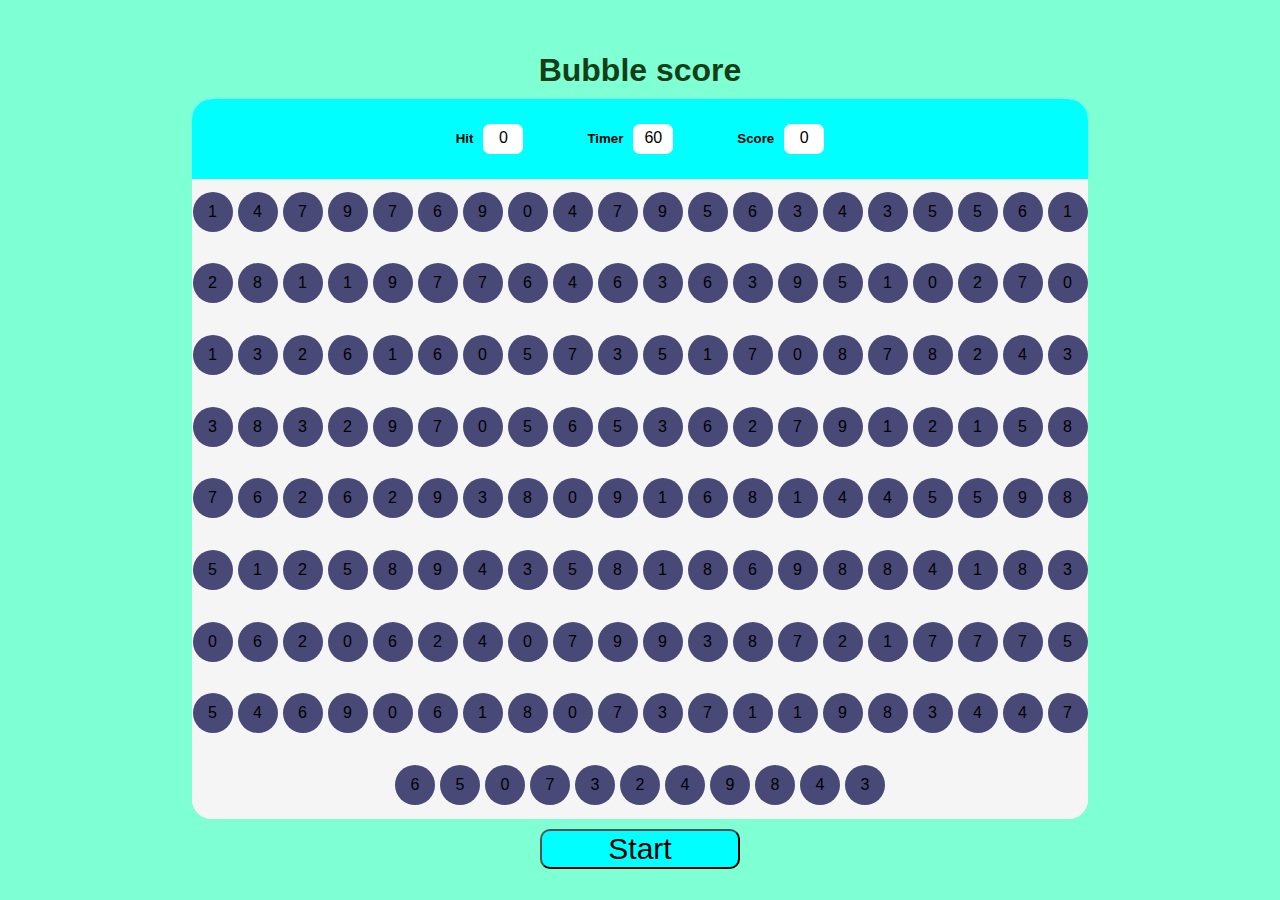
<file: Bubble/index.html>
<!DOCTYPE html>
<html lang="en">
<head>
    <meta charset="UTF-8">
    <meta name="viewport" content="width=device-width, initial-scale=1.0">
    <title>Bubble</title>
    <link rel="stylesheet" href="style.css">
</head>
<body>
    <div class="main">
        <b><h1 id="heading" >Bubble score</h1></b>
        <div class="section">
            <div class="nav">
                <div class="box">
                    <h5>Hit</h5>
                    <div id="Hit" class="navBox">0</div>
                </div>
                <div class="box">
                    <h5>Timer</h5>
                    <div id="Timer" class="navBox">60</div>
                </div>
                <div class="box">
                    <h5>Score</h5>
                    <div id="Score" class="navBox">0</div>
                </div>
            </div>
            <div class="empty">
            </div>
        </div>
        <div class="buttons">
            <button id="start" >Start</button>
            </div>
    </div>

</body>
<script src="js.js" ></script>
</html>
</file>
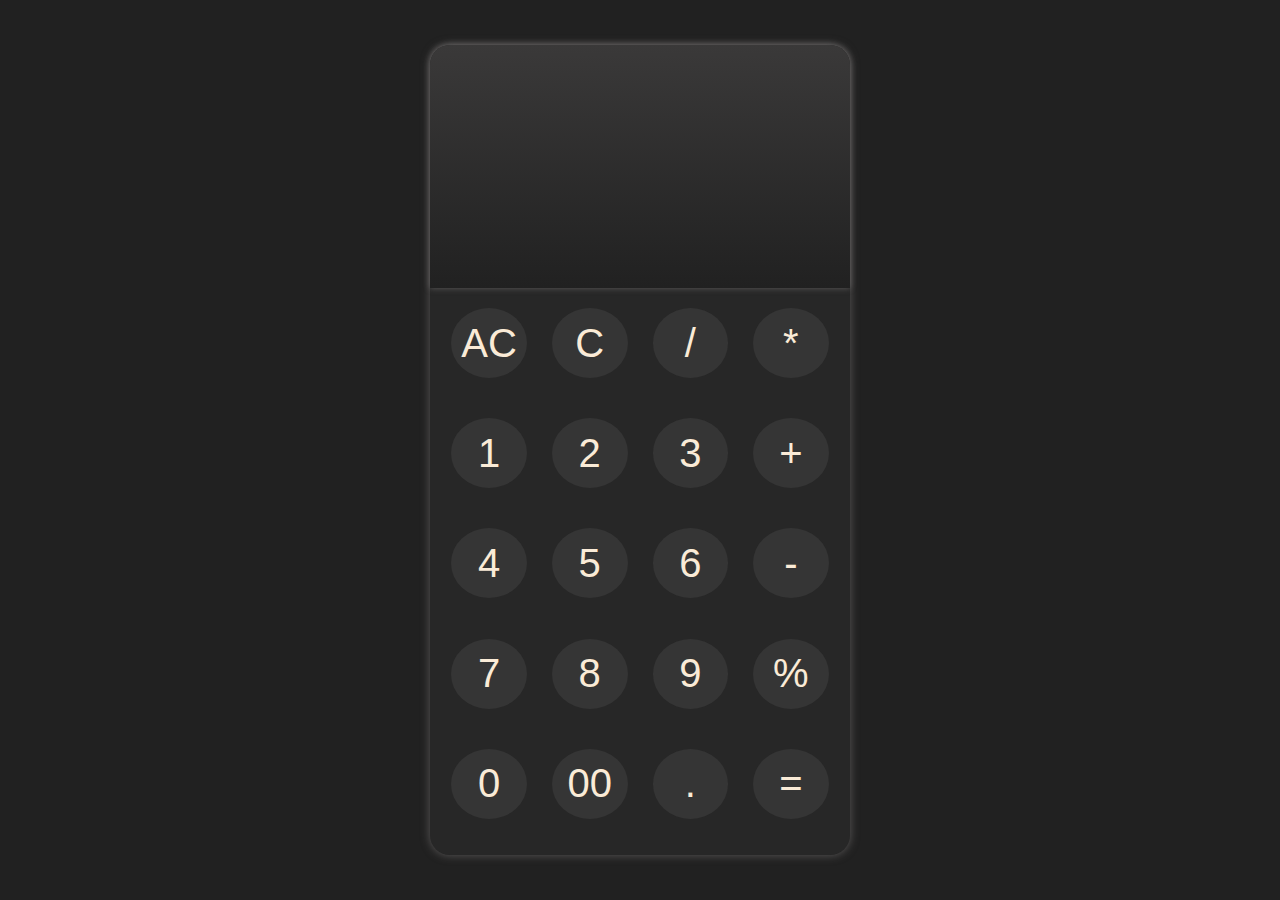
<file: Calculator/index.html>
<!DOCTYPE html>
<html lang="en">
<head>
    <meta charset="UTF-8">
    <meta name="viewport" content="width=device-width, initial-scale=1.0">
    <link rel="stylesheet" href="index.css">
    <title>Calculator</title>
</head>
<body>
    <main>
        <div class="calculator">
            <div class="values">
                <div class="prev"></div>
                <div class="curr"></div>
            </div>
            <div class="buttons">
                <div class="operations" id="remove">AC</div>
                <div class="operations" id="delete">C</div>
                <div class="operations" id="symbol">/</div>
                <div class="operations" id="symbol">*</div>
                <div class="operations" id="num">1</div>
                <div class="operations" id="num">2</div>
                <div class="operations" id="num">3</div>
                <div class="operations" id="symbol">+</div>
                <div class="operations" id="num">4</div>
                <div class="operations" id="num">5</div>
                <div class="operations" id="num">6</div>
                <div class="operations" id="symbol">-</div>
                <div class="operations" id="num">7</div>
                <div class="operations" id="num">8</div>
                <div class="operations" id="num">9</div>
                <div class="operations" id="symbol">%</div>
                <div class="operations" id="num">0</div>
                <div class="operations" id="num">00</div>
                <div class="operations" id="symbol">.</div>
                <div class="operations" id="equal">=</div>
            </div>
        </div>
    </main>
</body>
<script src="index.js"></script>
</html>
</file>
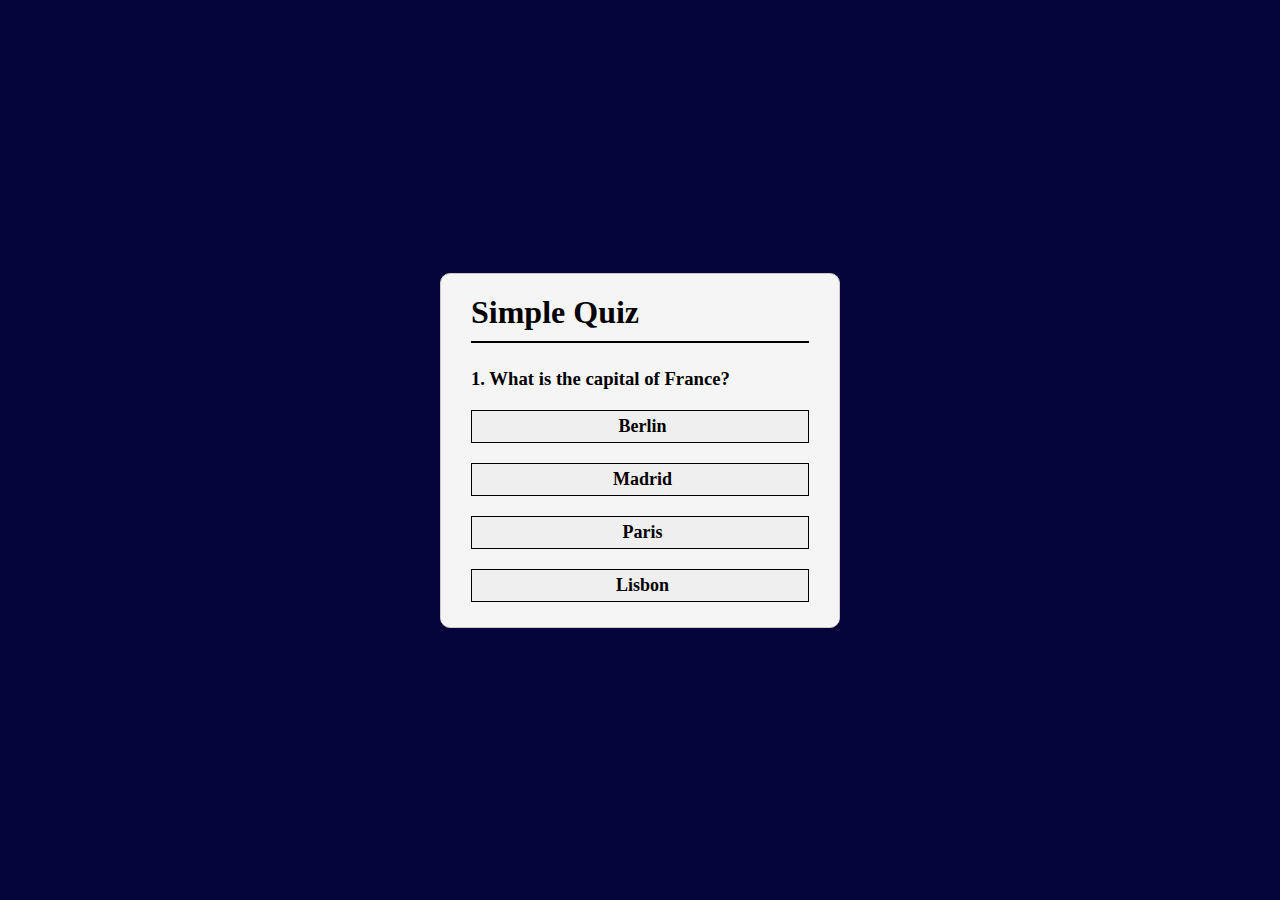
<file: Quiz App/index.html>
<!DOCTYPE html>
<html lang="en">
<head>
    <meta charset="UTF-8">
    <meta name="viewport" content="width=device-width, initial-scale=1.0">
    <title>Document</title>
    <link rel="stylesheet" href="index.css">
</head>
<body>
    <main>
        <div class="hero">
            <div class="quizHead">
                <h1>Simple Quiz</h1>
                <div class="border"></div>
                <p class="para"></p>
           </div>
            <div class="quizQuestion">
                <h3 class="question"></h3>
                    <button id="opt" class="opt1"></button>
                    <button id="opt" class="opt2"></button>
                    <button id="opt" class="opt3"></button>
                    <button id="opt" class="opt4"></button>
            </div>
            <button class="nextbtn">Next</button>
        </div>
    </main>
    <script src="index.js"></script>
</body>
</html>
</file>
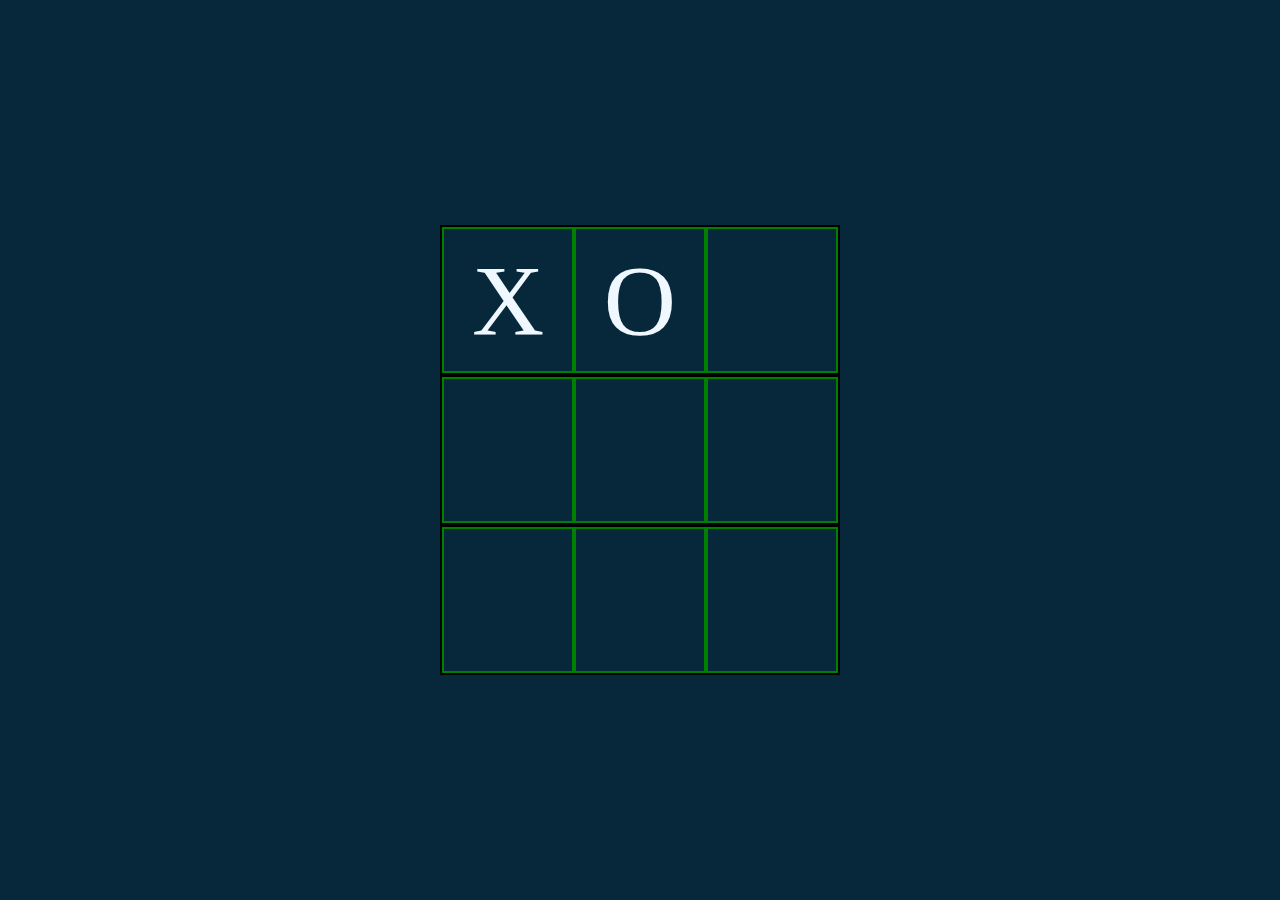
<file: Tic-Tak-Toe/index.html>
<!DOCTYPE html>
<html lang="en">
<head>
    <meta charset="UTF-8">
    <meta name="viewport" content="width=device-width, initial-scale=1.0">
    <link rel="stylesheet" href="index.css">
    <title>Tic-Tak-Toe</title>
</head>
<body>
    <main>
        <div class="row">
            <div id="0" class="col">X</div>
            <div id="1" class="col">O</div>
            <div id="2" class="col"></div>
        </div>
        <div class="row">
            <div id="3" class="col"></div>
            <div id="4" class="col"></div>
            <div id="5" class="col"></div>
        </div>
        <div class="row">
            <div id="6" class="col"></div>
            <div id="7" class="col"></div>
            <div id="8" class="col"></div>
        </div>
    </main>
</body>
<script src="index.js"></script>
</html>
</file>
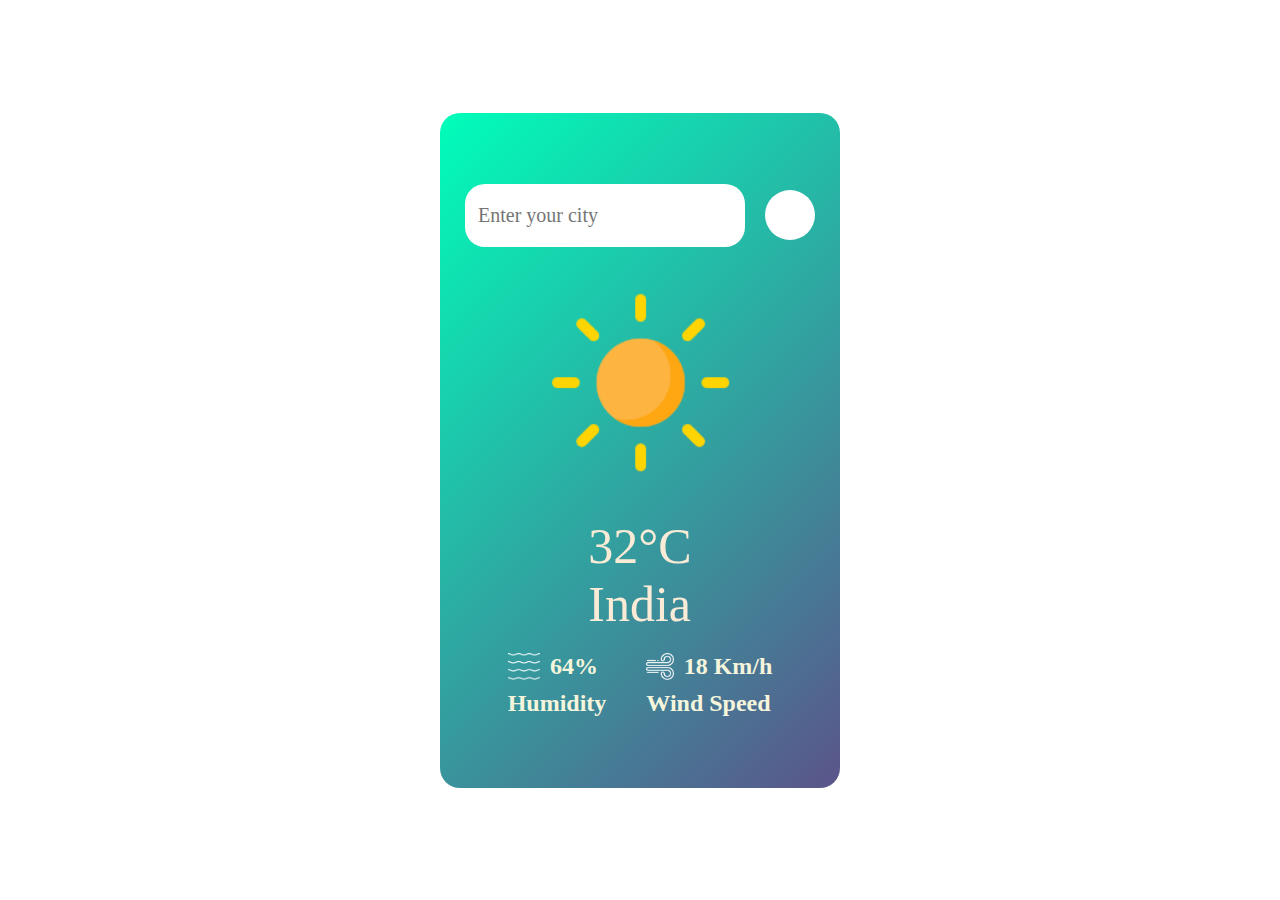
<file: Weather App/index.html>
<!DOCTYPE html>
<html lang="en">
<head>
    <meta charset="UTF-8">
    <meta name="viewport" content="width=device-width, initial-scale=1.0">
    <link rel="stylesheet" href="inddex.css">
    <link rel="stylesheet" href="https://cdnjs.cloudflare.com/ajax/libs/font-awesome/6.5.2/css/all.min.css" integrity="sha512-SnH5WK+bZxgPHs44uWIX+LLJAJ9/2PkPKZ5QiAj6Ta86w+fsb2TkcmfRyVX3pBnMFcV7oQPJkl9QevSCWr3W6A==" crossorigin="anonymous" referrerpolicy="no-referrer" />
    <title>Document</title>
</head>
<body>
    <main>
        <div class="weatherCard">
            <div class="searchCountry">
                <input type="text" name="countryName" placeholder="Enter your city" spellcheck="false" id="countryName">
                <button type="submit"><i class="fa-solid fa-magnifying-glass"></i></button>
            </div>
            <img class="weatherImage" src="weather-app-images/clear.png" alt="image">
            <div class="temprature">
                <h1 class="temp">32°C</h1>
                <h1 class="couname">India</h1>
            </div>
            <div class="extraInfo">
            <div class="humidity">
                <div class="humidityIcon">
                    <img src="weather-app-images/humidity.png" alt="humidity Image">
                    <h2>64%</h2>
                </div>
                <h2>Humidity</h2>
            </div>
            <div class="windSpeed">
                <div class="windSpeedImage">
                    <img src="weather-app-images/wind.png" alt="">
                    <h2>18 Km/h</h2>
                </div>
                <h2>Wind Speed</h2>
            </div>
            </div>
        </div>
    </main>
    <script src="index.js" ></script>
</body>
</html>
</file>
<file: Bubble/style.css>
*{
    padding: 0;
    margin: 0;
    box-sizing: border-box;
    font-family:'Lucida Sans', 'Lucida Sans Regular', 'Lucida Grande', 'Lucida Sans Unicode', Geneva, Verdana, sans-serif;
}
html,body{
    height: 100%;
    width: 100%;

}

.main{
    height: 100%;
    width: 100%;
    background-color: aquamarine;
    display: flex;
    justify-content: center;
    align-items: center;
    flex-direction: column;
}

#heading{
    margin-bottom: 10px;
    color:rgb(21, 62, 21);
}

.section{
    height: 80%;
    width: 70%;
    background-color: #fff;
    border-radius: 20px;
    overflow: auto;
}

.nav{
    width: 100%;
    height: 80px;
    background-color: aqua;
    padding: 10px;
    display: flex;
    justify-content: center;
    gap: 5vw;
}

.box{
    display: flex;
    align-items: center;
    gap: 10px;
}

.navBox{
    height: 30px;
    width: 40px;
    background-color: #fff;
    border-radius: 7px;
    padding: 5px;
    text-align: center;
}

.empty{
    width: 100%;
    height: calc(100% - 80px);
    background-color: whitesmoke;
    display: flex;
    gap: 5px;
    flex-wrap: wrap;
    justify-content: center;
    align-items: center;
}

.bubble{
    height: 40px;
    width: 40px;
    background-color: rgb(73, 73, 119);
    border-radius: 50%;
    display: flex;
    justify-content: center;
    align-items: center;
    padding: 2px;
    cursor: pointer;
}
#game{
    transition: width 5s ease-in-out 1ms;
}

.buttons{
    width: 200px;
    height: 20px;
    display: flex;
    margin-top: 10px;
    gap: 20px;
}
.buttons button{
    width: 200px;
    height: 40px;
    font-size: 30px;
    border-radius: 10px;
    background-color: aqua;
}
@media(max-width:400px){
    .section{
        width: 100%;
    }
    .empty{
        overflow-y: hidden;
    }
}
</file>
<file: Calculator/index.css>
*{
    margin: 0;
    padding: 0;
    box-sizing: border-box;
    font-family:'Segoe UI', Tahoma, Geneva, Verdana, sans-serif;
    color: antiquewhite;
}
html,
body{
    height: 100%;
    width: 100%;
}
main{
    width: 100%;
    height: 100vh;
    background-color: #212121;
    display: flex;
    justify-content: center;
    align-items: center;
}
.calculator{
    height: 90vh;
    width: 420px;
    background-color: #3b3a3a42;
    border-radius: 20px;
    box-shadow: 0 0 10px rgba(150, 146, 146, 0.5);
}
.values{
    width: 100%;
    height: 30%;
    border-radius: 20px 20px 0 0;
    background: linear-gradient(to bottom, #3a3939, #212121);
    box-shadow: 0 0 6px rgba(150, 146, 146, 0.5);
}
.buttons{
    display: flex;
    flex-wrap:wrap;
    height: 68%;
    justify-content: center;
    align-items: center;
    column-gap: 25px;
}
.operations{
    width: 18%;
    height: 70px;
    background-color: #353535;
    border-radius: 50%;
    display: flex;
    justify-content: center;
    align-items: center;
    font-size: 40px;
    cursor: pointer;
    user-select: none;
}
.prev{
    height: 50%;
    width: 100%;
    display: flex;
    justify-content: end;
    align-items: center;
    padding-right: 20px;
    font-size: 20px;
}
.curr{
    height: 50%;
    width: 100%;
    display: flex;
    justify-content: end;
    align-items: center;
    padding-right: 20px;
    font-size: 40px;
}
</file>
<file: Quiz App/index.css>
*{
    margin: 0;
    padding: 0;
    box-sizing: border-box;
    font-family: gilroy;
}
html,
body{
    height: 100%;
    width: 100%;
}
main{
    height: 100vh;
    width: 100vw;
    background-color: rgb(5, 5, 59);
    display: flex;
    justify-content: center;
    align-items: center;
}
.hero{
    width: 400px;
    background-color: whitesmoke;
    border-radius: 10px;
    border: 1px,solid, rgb(207, 199, 199);
    display: flex;
    flex-direction: column;
    align-items: center;
    padding: 20px 30px 5px 30px;
    gap: 25px;
}
.quizHead{
    width: 100%;
}
.quizHead h1{
    padding-bottom: 10px;
}

.border{
    border: 0.5px solid black;
    width: 100%;
}
.quizQuestion{
    width: 100%;
    display: flex;
    flex-direction: column;
    gap: 20px;
    margin-bottom: 20px;
}
.opt1{
    border: 1px solid black;
    padding: 5px 5px 5px 10px;
    font-size: 18px;
    font-weight: bold;
}
.opt2{
    border: 1px solid black;
    padding: 5px 5px 5px 10px;
    font-size: 18px;
    font-weight: bold;
}
.opt3{
    border: 1px solid black;
    padding: 5px 5px 5px 10px;
    font-size: 18px;
    font-weight: bold;
}
.opt4{
    border: 1px solid black;
    padding: 5px 5px 5px 10px;
    font-size: 18px;
    font-weight: bold;
}
.nextbtn{
    padding: 5px 25px 5px 25px;
    margin-bottom: 10px;
    display: none;
}
.correct{
    background-color: green;
}
.incorrect{
    background-color: red;
}
</file>
<file: Tic-Tak-Toe/index.css>
*{
    margin: 0;
    padding: 0;
    box-sizing: border-box;
    font-family: gilroy;
    color: aliceblue;
}
html,
body{
    height: 100%;
    width: 100%;
}
main{
    height: 100vh;
    width: 100%;
    background-color: #07273b;
    display: flex;
    flex-direction: column;
    justify-content: center;
    align-items: center;
}
.row{
    height: 150px;
    width: 400px;
    border: 2px solid black;
    display: flex;
}

.col{
    height: 100%;
    width: 33.33%;
    border: 2px solid green;
    display: flex;
    justify-content: center;
    align-items: center;
    font-size: 100px;
}
</file>
<file: Weather App/inddex.css>
*{
    margin: 0;
    padding: 0;
    box-sizing: border-box;
    font-family: gilroy;
}
html,
body{
    height: 100%;
    width: 100%;
}
main{
    height: 100vh;
    width: 100vw;
    display: flex;
    justify-content: center;
    align-items: center;
}

.weatherCard{
    height: 75%;
    width: 400px;
    border-radius: 20px;
    background: linear-gradient(135deg, #00feba, #5b548a);
    display: flex;
    flex-direction: column;
    justify-content: center;
    align-items: center;
}
.searchCountry{
    width: 100%;
    gap: 20px;
    display: flex;
    justify-content: center;
    align-items: center;
}
.searchCountry input{
    width: 70%;
    height: 7vh;
    border-radius: 20px;
    border: 0;
    padding-left: 13px;
    font-size: 20px;
}

.searchCountry button{
    font-size: 20px;
    background-color: white;
    width: 50px;
    height: 50px;
    border-radius: 50%;
    display: flex;
    justify-content: center;
    align-items: center;
    border: 0;
}
img{
    height: 40%;
}
.temprature h1{
    font-size: 50px;
    color: antiquewhite;
    font-weight: 400;
}
.extraInfo{
    margin-top: 20px;
    display: flex;
    gap: 40px;
    color: beige;
}
.humidityIcon{
    display: flex;
    gap: 10px;
    margin-bottom: 10px;
}
.humidityIcon img{
    height: 27px;
}
.windSpeedImage{
    display: flex;
    gap: 10px;
    margin-bottom: 10px;
}
.windSpeedImage img{
    height: 27px;
}
</file>
